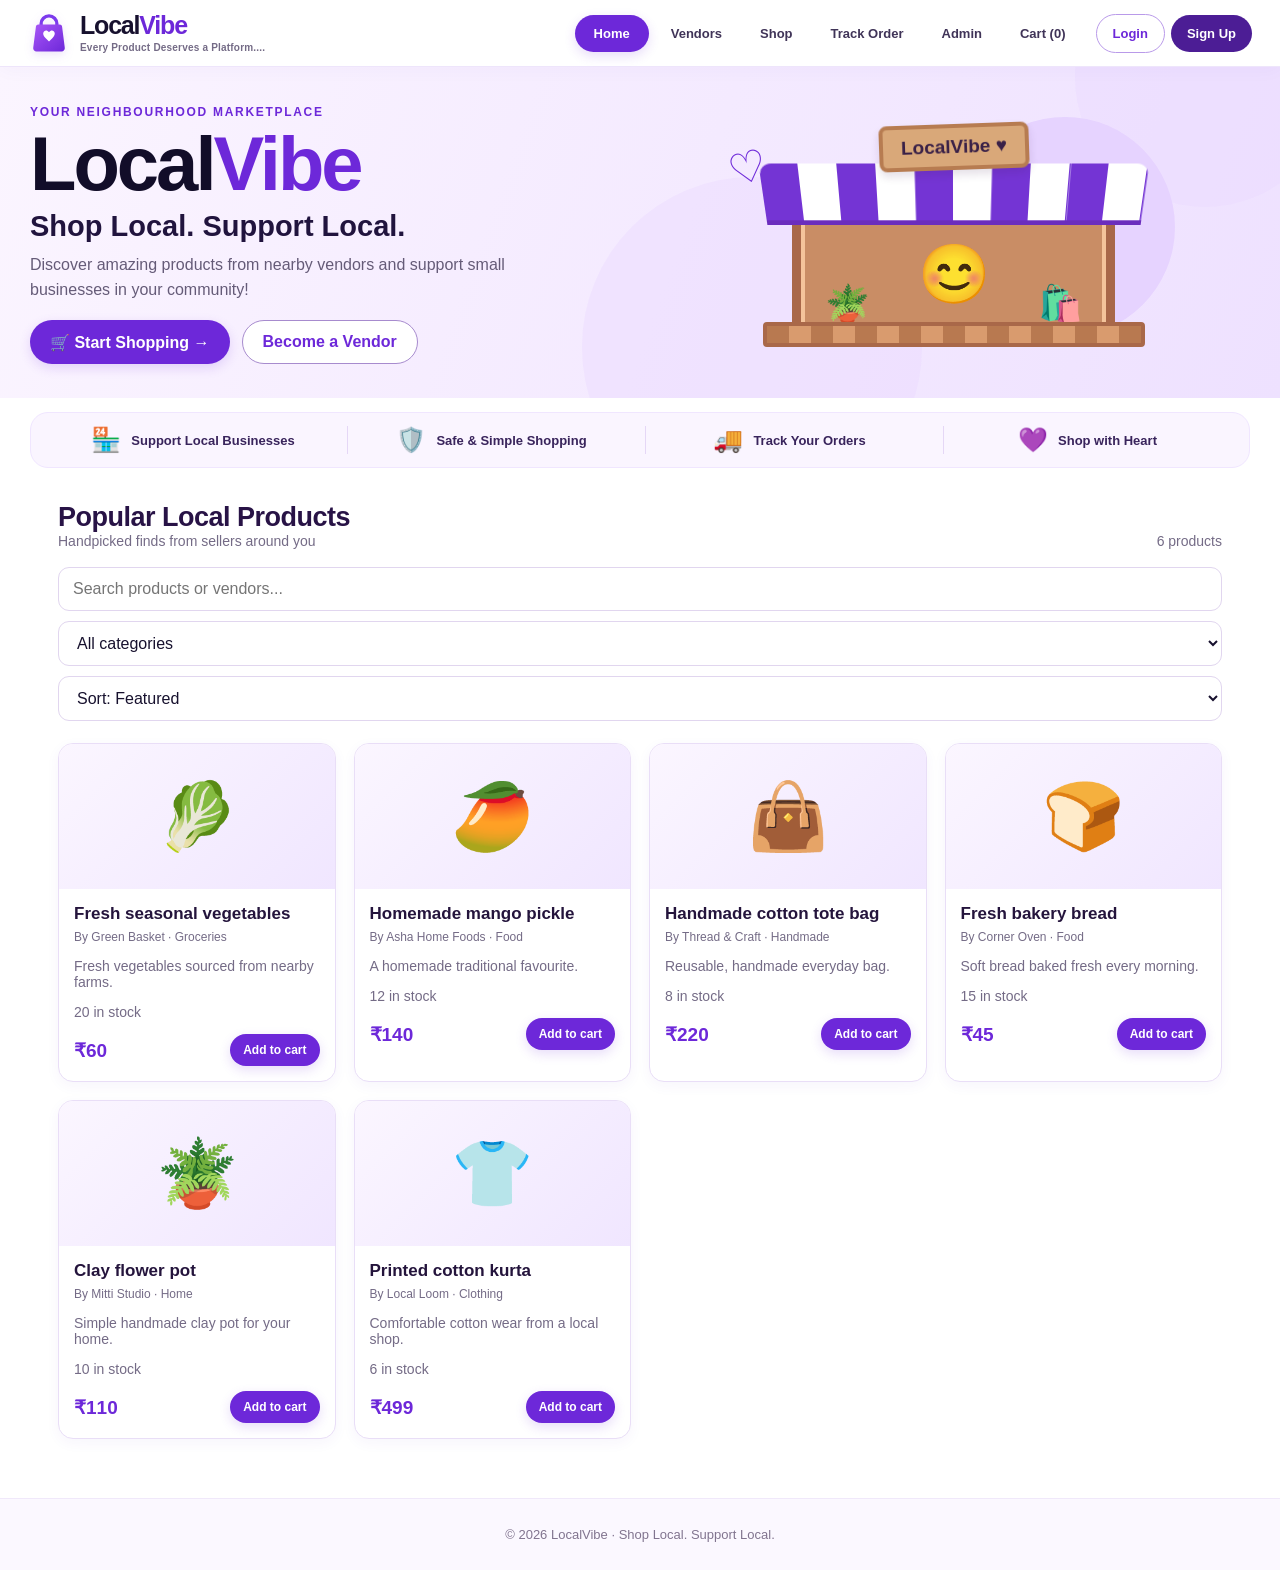
<file: index.html>
<!DOCTYPE html>
<html lang="en">
<head>
  <meta charset="UTF-8" />
  <meta name="viewport" content="width=device-width, initial-scale=1.0" />
  <meta name="description" content="A student marketplace demo connecting local vendors with nearby customers." />
  <title>LocalVibe | Shop Local. Support Local.</title>
    <link rel="stylesheet" href="style.css">
</head>
<body>
<header><div class="nav">
  <div class="brand-lockup">
    <svg class="brand-mark" viewBox="0 0 64 64" role="img" aria-label="LocalVibe shopping bag logo" xmlns="http://www.w3.org/2000/svg">
      <defs><linearGradient id="bagPurple" x1="0" y1="0" x2="1" y2="1"><stop stop-color="#a855f7"/><stop offset="1" stop-color="#6d28d9"/></linearGradient></defs>
      <path d="M20 23v-5a12 12 0 0 1 24 0v5" fill="none" stroke="#7c3aed" stroke-width="5" stroke-linecap="round"/>
      <path d="M12 23a4 4 0 0 1 4-4h32a4 4 0 0 1 4 4l4 31a5 5 0 0 1-5 6H13a5 5 0 0 1-5-6l4-31Z" fill="url(#bagPurple)"/>
      <path d="M32 31c-5-7-14 1-5 9l5 5 5-5c9-8 0-16-5-9Z" fill="#fff"/>
    </svg>
    <div><div class="brand">Local<span>Vibe</span></div><div class="brand-tagline">Every Product Deserves a Platform....</div></div>
  </div>
  <nav class="navlinks" aria-label="Main navigation">
    <button class="active" data-page="home">Home</button><button data-page="vendor">Vendors</button><button data-page="home">Shop</button><button data-page="orders">Track Order</button><button data-page="admin">Admin</button><button data-page="cart">Cart (<span id="cartCount">0</span>)</button><button class="nav-login" onclick="showPage('vendor');setVendorAuthMode('login')">Login</button><button class="nav-signup" onclick="showPage('vendor');setVendorAuthMode('register')">Sign Up</button>
  </nav>
</div></header>
<section class="hero" id="hero"><div class="hero-inner"><div><p class="eyebrow">YOUR NEIGHBOURHOOD MARKETPLACE</p><h1>Local<span class="hero-highlight">Vibe</span></h1><h2 class="hero-subtitle">Shop Local. Support Local.</h2><p>Discover amazing products from nearby vendors and support small businesses in your community!</p><div class="hero-actions"><button class="btn primary" onclick="showPage('home');document.getElementById('products').scrollIntoView({behavior:'smooth'})">🛒 Start Shopping →</button><button class="btn outline" onclick="showPage('vendor');setVendorAuthMode('register')">Become a Vendor</button></div></div><div class="hero-art" aria-label="Local shop illustration"><div class="art-sun"></div><div class="shop-sign">LocalVibe ♥</div><div class="shop-awning"><span></span><span></span><span></span><span></span><span></span></div><div class="shop-window"><div class="shop-plant">🪴</div><div class="shop-owner">😊</div><div class="shop-bag">🛍️</div></div><div class="shop-counter"></div><div class="art-heart">♡</div></div></div></section>
<div class="feature-strip"><div><span>🏪</span><strong>Support Local Businesses</strong></div><div><span>🛡️</span><strong>Safe & Simple Shopping</strong></div><div><span>🚚</span><strong>Track Your Orders</strong></div><div><span>💜</span><strong>Shop with Heart</strong></div></div><main>
  <section id="page-home">
    <div class="section-head"><div><h2 id="products">Popular Local Products</h2><div class="muted">Handpicked finds from sellers around you</div></div><span class="muted" id="resultCount"></span></div>
    <div class="toolbar"><input id="search" placeholder="Search products or vendors..." aria-label="Search products"><select id="category"><option value="All">All categories</option><option>Groceries</option><option>Food</option><option>Clothing</option><option>Handmade</option><option>Home</option></select><select id="sort"><option value="default">Sort: Featured</option><option value="low">Price: Low to high</option><option value="high">Price: High to low</option></select></div>
    <div class="grid" id="productGrid"></div>
  </section>
  <section id="page-vendor" class="hidden">
    <div class="section-head"><div><h2>Vendor portal</h2><div class="muted">Sign in or register to add your products.</div></div></div>
    <div id="vendorAuth" class="panel">
      <div class="auth-tabs"><button id="showVendorLogin" class="active" type="button" onclick="setVendorAuthMode('login')">Vendor sign in</button><button id="showVendorRegister" type="button" onclick="setVendorAuthMode('register')">Create account</button></div>
      <form id="vendorLoginForm" class="form-grid"><div class="full"><label for="loginEmail">Email address</label><input id="loginEmail" type="email" required autocomplete="username" placeholder="vendor@example.com"></div><div class="full"><label for="loginPassword">Password</label><input id="loginPassword" type="password" required autocomplete="current-password" placeholder="Enter your password"></div><div class="full"><button class="btn primary" type="submit">Sign in to vendor account</button></div></form>
      <form id="vendorRegisterForm" class="form-grid hidden"><div><label for="registerName">Vendor / shop name</label><input id="registerName" required maxlength="60" placeholder="e.g. Sharma Fresh Mart"></div><div><label for="registerPhone">Phone number</label><input id="registerPhone" type="tel" required pattern="[0-9+() -]{8,18}" placeholder="Your contact number"></div><div class="full"><label for="registerEmail">Email address</label><input id="registerEmail" type="email" required autocomplete="username" placeholder="vendor@example.com"></div><div class="full"><label for="registerPassword">Create password</label><input id="registerPassword" type="password" minlength="6" required autocomplete="new-password" placeholder="At least 6 characters"></div><div class="full"><button class="btn primary" type="submit">Create vendor account</button></div></form>
      <p class="muted">Student demo: account details are saved only in this browser. Do not use a real or reused password.</p><div id="vendorAuthMessage" class="muted" role="status"></div>
    </div>
    <div id="vendorDashboard" class="hidden"><div class="panel"><div class="vendor-welcome"><div><h3 id="vendorWelcomeTitle">Welcome, vendor</h3><div class="muted">You are signed in.</div></div><button class="btn secondary" type="button" onclick="vendorLogout()">Sign out</button></div></div>
      <div class="panel"><h3>Add a product</h3><form id="productForm" class="form-grid"><div><label for="pName">Product name</label><input id="pName" required maxlength="80" placeholder="e.g. Fresh tomatoes"></div><div><label for="pPrice">Price (₹)</label><input id="pPrice" type="number" min="1" step="1" required placeholder="80"></div><div><label for="pCategory">Category</label><select id="pCategory"><option>Groceries</option><option>Food</option><option>Clothing</option><option>Handmade</option><option>Home</option></select></div><div><label for="pStock">Available stock</label><input id="pStock" type="number" min="0" value="10" required></div><div><label for="pEmoji">Product icon (emoji)</label><input id="pEmoji" maxlength="4" placeholder="🍅"></div><div class="full"><label for="pDescription">Product description</label><textarea id="pDescription" maxlength="300" placeholder="Describe your product..."></textarea></div><div class="full"><button class="btn primary" type="submit">Register product for sale</button></div></form></div>
      <div class="panel"><h3>Your listed products</h3><div id="vendorProducts"></div></div></div>
  </section>
  <section id="page-cart" class="hidden"><div class="section-head"><div><h2>Your shopping cart</h2><div class="muted">Review your items before checkout</div></div></div><div class="panel" id="cartContents"></div></section>
  <section id="page-orders" class="hidden"><div class="section-head"><div><h2>My orders</h2><div class="muted">Your demo order history</div></div></div><div class="panel" id="orderContents"></div></section>
  <section id="page-admin" class="hidden"><div class="section-head"><div><h2>Admin dashboard</h2><div class="muted">A quick overview of marketplace activity</div></div></div><div class="stats" id="adminStats"></div><div class="panel"><h3>Recent orders</h3><div id="adminOrders"></div></div><div class="notice">For a real deployment, admin access must be protected with authentication and server-side permissions. This classroom demo is not connected to a live payment gateway.</div></section>
</main>
<footer>© 2026 LocalVibe · Shop Local. Support Local.</footer>
  <script src="script.js?v=802d0a69"></script>
</body>
</html>
</file>
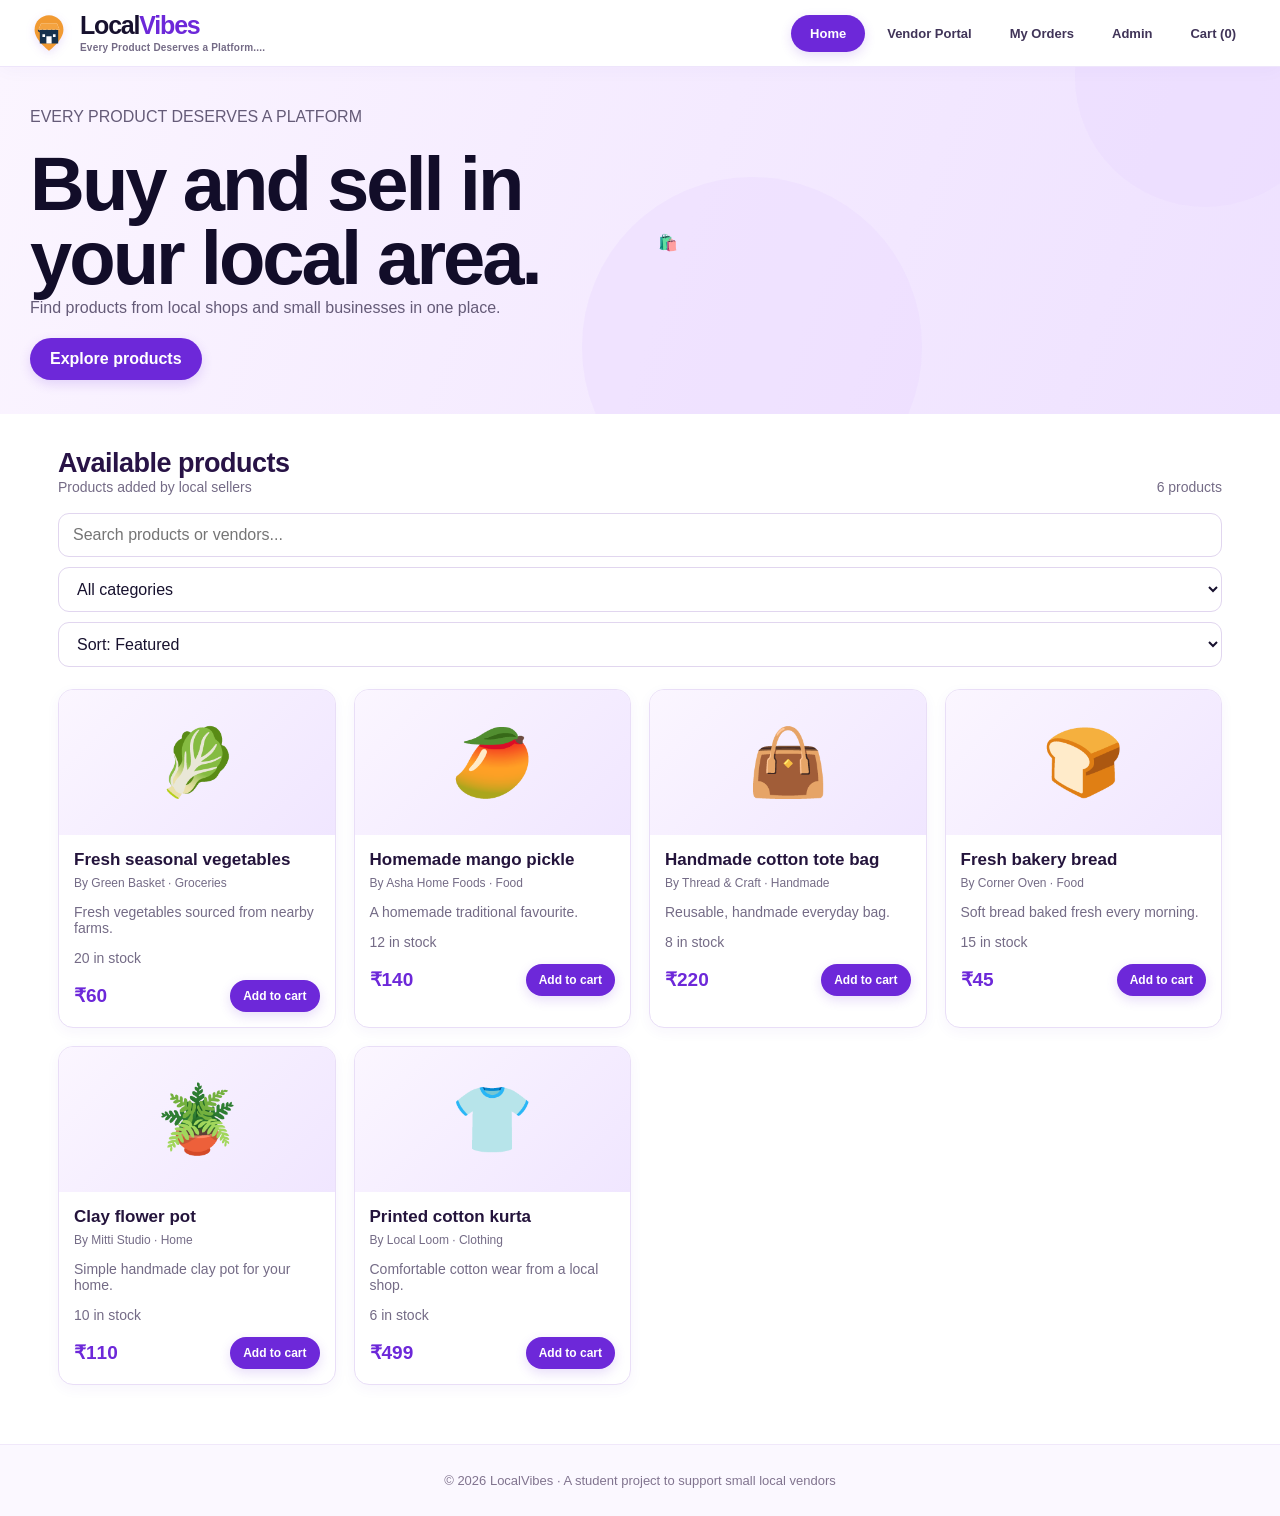
<file: MarketPlace.html>
<!DOCTYPE html>
<html lang="en">
<head>
  <meta charset="UTF-8" />
  <meta name="viewport" content="width=device-width, initial-scale=1.0" />
  <meta name="description" content="A student marketplace demo connecting local vendors with nearby customers." />
  <title>LocalVibes | Local Market Online Store</title>
    <link rel="stylesheet" href="style.css">
</head>
<body>
<header><div class="nav">
  <div class="brand-lockup">
    <svg class="brand-mark" viewBox="0 0 64 64" role="img" aria-label="LocalVibes local shop logo" xmlns="http://www.w3.org/2000/svg">
      <path d="M32 5C19.8 5 10 14.8 10 27c0 16 22 32 22 32s22-16 22-32C54 14.8 44.2 5 32 5Z" fill="#f19a32"/>
      <path d="M18 27h28v21H18z" rx="2" fill="#17324d"/>
      <path d="M16 27 20 17h24l4 10H16Z" fill="#fff"/>
      <path d="M20 17h24l4 10H16l4-10Z" fill="#f4a340"/>
      <path d="M16 27c0 4 6 4 6 0 0 4 7 4 7 0 0 4 7 4 7 0 0 4 6 4 6 0" fill="none" stroke="#17324d" stroke-width="2"/>
      <path d="M28 37h8v11h-8z" fill="#fff"/>
      <path d="M22 34h4v4h-4zM38 34h4v4h-4z" fill="#fff"/>
    </svg>
    <div><div class="brand">Local<span>Vibes</span></div><div class="brand-tagline">Every Product Deserves a Platform....</div></div>
  </div>
  <nav class="navlinks" aria-label="Main navigation">
    <button class="active" data-page="home">Home</button><button data-page="vendor">Vendor Portal</button><button data-page="orders">My Orders</button><button data-page="admin">Admin</button><button data-page="cart">Cart (<span id="cartCount">0</span>)</button>
  </nav>
</div></header>
<section class="hero" id="hero"><div class="hero-inner"><div><p class="muted">EVERY PRODUCT DESERVES A PLATFORM</p><h1>Buy and sell in your local area.</h1><p>Find products from local shops and small businesses in one place.</p><button class="btn primary" onclick="showPage('home');document.getElementById('products').scrollIntoView({behavior:'smooth'})">Explore products</button></div><div class="hero-bubble" aria-hidden="true">🛍️</div></div></section>
<main>
  <section id="page-home">
    <div class="section-head"><div><h2 id="products">Available products</h2><div class="muted">Products added by local sellers</div></div><span class="muted" id="resultCount"></span></div>
    <div class="toolbar"><input id="search" placeholder="Search products or vendors..." aria-label="Search products"><select id="category"><option value="All">All categories</option><option>Groceries</option><option>Food</option><option>Clothing</option><option>Handmade</option><option>Home</option></select><select id="sort"><option value="default">Sort: Featured</option><option value="low">Price: Low to high</option><option value="high">Price: High to low</option></select></div>
    <div class="grid" id="productGrid"></div>
  </section>
  <section id="page-vendor" class="hidden">
    <div class="section-head"><div><h2>Vendor portal</h2><div class="muted">Sign in or register to add your products.</div></div></div>
    <div id="vendorAuth" class="panel">
      <div class="auth-tabs"><button id="showVendorLogin" class="active" type="button" onclick="setVendorAuthMode('login')">Vendor sign in</button><button id="showVendorRegister" type="button" onclick="setVendorAuthMode('register')">Create account</button></div>
      <form id="vendorLoginForm" class="form-grid"><div class="full"><label for="loginEmail">Email address</label><input id="loginEmail" type="email" required autocomplete="username" placeholder="vendor@example.com"></div><div class="full"><label for="loginPassword">Password</label><input id="loginPassword" type="password" required autocomplete="current-password" placeholder="Enter your password"></div><div class="full"><button class="btn primary" type="submit">Sign in to vendor account</button></div></form>
      <form id="vendorRegisterForm" class="form-grid hidden"><div><label for="registerName">Vendor / shop name</label><input id="registerName" required maxlength="60" placeholder="e.g. Sharma Fresh Mart"></div><div><label for="registerPhone">Phone number</label><input id="registerPhone" type="tel" required pattern="[0-9+() -]{8,18}" placeholder="Your contact number"></div><div class="full"><label for="registerEmail">Email address</label><input id="registerEmail" type="email" required autocomplete="username" placeholder="vendor@example.com"></div><div class="full"><label for="registerPassword">Create password</label><input id="registerPassword" type="password" minlength="6" required autocomplete="new-password" placeholder="At least 6 characters"></div><div class="full"><button class="btn primary" type="submit">Create vendor account</button></div></form>
      <p class="muted">Student demo: account details are saved only in this browser. Do not use a real or reused password.</p><div id="vendorAuthMessage" class="muted" role="status"></div>
    </div>
    <div id="vendorDashboard" class="hidden"><div class="panel"><div class="vendor-welcome"><div><h3 id="vendorWelcomeTitle">Welcome, vendor</h3><div class="muted">You are signed in.</div></div><button class="btn secondary" type="button" onclick="vendorLogout()">Sign out</button></div></div>
      <div class="panel"><h3>Add a product</h3><form id="productForm" class="form-grid"><div><label for="pName">Product name</label><input id="pName" required maxlength="80" placeholder="e.g. Fresh tomatoes"></div><div><label for="pPrice">Price (₹)</label><input id="pPrice" type="number" min="1" step="1" required placeholder="80"></div><div><label for="pCategory">Category</label><select id="pCategory"><option>Groceries</option><option>Food</option><option>Clothing</option><option>Handmade</option><option>Home</option></select></div><div><label for="pStock">Available stock</label><input id="pStock" type="number" min="0" value="10" required></div><div><label for="pEmoji">Product icon (emoji)</label><input id="pEmoji" maxlength="4" placeholder="🍅"></div><div class="full"><label for="pDescription">Product description</label><textarea id="pDescription" maxlength="300" placeholder="Describe your product..."></textarea></div><div class="full"><button class="btn primary" type="submit">Register product for sale</button></div></form></div>
      <div class="panel"><h3>Your listed products</h3><div id="vendorProducts"></div></div></div>
  </section>
  <section id="page-cart" class="hidden"><div class="section-head"><div><h2>Your shopping cart</h2><div class="muted">Review your items before checkout</div></div></div><div class="panel" id="cartContents"></div></section>
  <section id="page-orders" class="hidden"><div class="section-head"><div><h2>My orders</h2><div class="muted">Your demo order history</div></div></div><div class="panel" id="orderContents"></div></section>
  <section id="page-admin" class="hidden"><div class="section-head"><div><h2>Admin dashboard</h2><div class="muted">A quick overview of marketplace activity</div></div></div><div class="stats" id="adminStats"></div><div class="panel"><h3>Recent orders</h3><div id="adminOrders"></div></div><div class="notice">For a real deployment, admin access must be protected with authentication and server-side permissions. This classroom demo is not connected to a live payment gateway.</div></section>
</main>
<footer>© 2026 LocalVibes · A student project to support small local vendors</footer>
  <script src="script.js"></script>
</body>
</html>
</file>
<file: style.css>
:root{--purple:#6d28d9;--purple-dark:#4c1d95;--purple-mid:#8b5cf6;--lavender:#f4edff;--lavender-2:#fbf8ff;--ink:#17112e;--muted:#746b86;--line:#e8def7;--white:#fff;--pink:#f3dfff}
*{box-sizing:border-box}
html{scroll-behavior:smooth}
body{margin:0;font-family:Arial,Helvetica,sans-serif;background:#fff;color:var(--ink)}
button,input,select,textarea{font:inherit}
button{cursor:pointer}
header{background:rgba(255,255,255,.96);border-bottom:1px solid #eee5fb;position:sticky;top:0;z-index:10;box-shadow:0 3px 18px #4c1d9508}
.nav{max-width:1280px;margin:auto;padding:12px 28px;display:flex;align-items:center;justify-content:space-between;gap:18px;flex-wrap:wrap}
.brand-lockup{display:flex;align-items:center;gap:10px;min-width:185px}.brand-mark{width:42px;height:42px;flex:none;filter:drop-shadow(0 3px 5px #6d28d922)}
.brand{font-size:25px;font-weight:850;color:#17112e;letter-spacing:-1.2px;line-height:1}.brand span{color:var(--purple)}
.brand-tagline{font-size:10px;letter-spacing:.2px;color:var(--muted);margin-top:4px;font-weight:600}
.navlinks{display:flex;align-items:center;gap:6px;flex-wrap:wrap}.navlinks button,.btn{border:0;border-radius:999px;padding:11px 16px;font-weight:700;transition:transform .18s,background .18s,box-shadow .18s}
.navlinks button{background:transparent;color:#403458;font-size:13px}.navlinks button:hover{background:var(--lavender);color:var(--purple)}.navlinks button.active,.btn.primary,.small-btn{background:var(--purple);color:white;box-shadow:0 4px 12px #6d28d92a}.navlinks button.active{padding-inline:19px}.navlinks .nav-login{border:1px solid #b99ae9;color:var(--purple);margin-left:8px}.navlinks .nav-signup{background:var(--purple-dark);color:white}
.hero{position:relative;overflow:hidden;background:linear-gradient(110deg,#fbf5ff 0%,#f4eaff 53%,#eee1ff 100%);padding:38px 28px 34px;min-height:330px}
.hero:before,.hero:after{content:"";position:absolute;border-radius:50%;background:#e8d7ff66;pointer-events:none}.hero:before{width:340px;height:340px;right:28%;top:110px}.hero:after{width:260px;height:260px;right:-55px;top:-120px}
.hero-inner{max-width:1220px;margin:auto;display:grid;grid-template-columns:1fr 1fr;align-items:center;gap:35px;position:relative;z-index:1;min-height:255px}
.eyebrow{font-size:12px;font-weight:800;letter-spacing:1.7px;color:var(--purple);margin:0 0 8px}
.hero h1{font-size:clamp(48px,7vw,76px);line-height:.98;letter-spacing:-3px;margin:0;color:#120d29}.hero-highlight{color:var(--purple)}
.hero-subtitle{font-size:clamp(22px,3vw,29px);margin:9px 0 10px;font-weight:800;color:#21143e}
.hero-inner>div:first-child>p:not(.eyebrow){color:#655b78;line-height:1.55;max-width:480px;font-size:16px;margin:0 0 17px}
.hero-actions{display:flex;gap:12px;flex-wrap:wrap}.btn{padding:12px 20px}.btn:hover,.small-btn:hover{transform:translateY(-2px);box-shadow:0 7px 17px #6d28d933}.btn.outline{background:#fff;color:var(--purple);border:1px solid #a78bce;box-shadow:none}
.hero-art{height:245px;max-width:490px;width:100%;justify-self:center;position:relative;display:flex;align-items:flex-end;justify-content:center}
.art-sun{position:absolute;width:220px;height:220px;border-radius:50%;background:#e6d3ff;right:24px;top:5px}
.shop-sign{position:absolute;z-index:3;top:12px;left:50%;transform:translateX(-50%) rotate(-2deg);background:#d9a879;border:4px solid #b77c51;border-radius:8px;padding:8px 18px;color:#392047;font-weight:900;font-size:19px;box-shadow:0 5px 9px #3a1a4c22;white-space:nowrap}
.shop-awning{position:absolute;z-index:2;top:52px;left:11%;width:78%;height:62px;display:flex;overflow:hidden;border-radius:12px 12px 0 0;background:repeating-linear-gradient(90deg,#7434d4 0 38px,#fff 38px 76px);border-bottom:5px solid #6b2dbd;transform:perspective(160px) rotateX(-7deg)}
.shop-awning span{flex:1;border-right:1px solid #ffffff55}.shop-window{position:absolute;bottom:20px;left:17%;width:66%;height:135px;background:#c98d65;border:9px solid #a96849;border-bottom:0;display:flex;align-items:center;justify-content:space-around;box-shadow:inset 0 0 0 4px #f4c49b}
.shop-owner{font-size:58px;align-self:center}.shop-plant,.shop-bag{font-size:36px;align-self:flex-end;margin-bottom:12px}.shop-counter{position:absolute;bottom:10px;width:78%;height:25px;background:repeating-linear-gradient(90deg,#b87950 0 22px,#d99b6e 22px 44px);border:4px solid #a96849;border-radius:4px}
.art-heart{position:absolute;left:4%;top:30px;color:var(--purple);font-size:43px;transform:rotate(-15deg)}
.feature-strip{max-width:1220px;margin:14px auto 0;padding:13px 18px;background:#faf5ff;border:1px solid #f0e6ff;border-radius:18px;display:grid;grid-template-columns:repeat(4,1fr);gap:10px}
.feature-strip>div{display:flex;align-items:center;justify-content:center;gap:10px;color:#39245c;font-size:13px}.feature-strip>div+div{border-left:1px solid #e5d7f6}.feature-strip span{font-size:24px}
main{max-width:1220px;margin:34px auto;padding:0 28px 25px}
.section-head{display:flex;align-items:end;justify-content:space-between;gap:15px;flex-wrap:wrap;margin-bottom:18px}.section-head h2{margin:0;font-size:27px;color:#281346;letter-spacing:-.5px}.muted{color:var(--muted);font-size:14px}
.toolbar{display:flex;gap:10px;flex-wrap:wrap;margin:18px 0 22px}.toolbar input,.toolbar select,input,textarea,select{font:inherit;border:1px solid #e1d6ef;border-radius:11px;padding:12px 14px;background:white;min-width:0;color:var(--ink);outline:none}.toolbar input:focus,input:focus,textarea:focus,select:focus{border-color:#9b6be5;box-shadow:0 0 0 3px #8b5cf61b}.toolbar input{flex:1;min-width:210px}.toolbar select{min-width:180px}
.grid{display:grid;grid-template-columns:repeat(auto-fit,minmax(220px,1fr));gap:18px}.product{background:#fff;border:1px solid #e9def7;border-radius:15px;overflow:hidden;transition:.2s;box-shadow:0 4px 14px #5b21b90c}.product:hover{transform:translateY(-4px);box-shadow:0 12px 24px #5b21b91a}.product-art{height:145px;display:grid;place-items:center;font-size:66px;background:linear-gradient(135deg,#fbf6ff,#f0e6ff)}.product-body{padding:15px}.product h3{margin:0 0 6px;font-size:17px;color:#24143c}.product .vendor{font-size:12px;color:var(--muted)}.price-row{display:flex;justify-content:space-between;align-items:center;gap:8px;margin-top:14px}.price{font-weight:850;color:var(--purple);font-size:19px}.small-btn{border:0;border-radius:999px;padding:9px 13px;cursor:pointer;font-weight:700;font-size:12px}
.panel{background:#fff;border:1px solid #e9def7;border-radius:16px;padding:22px;margin:20px 0;box-shadow:0 5px 18px #5b21b908}.panel h2,.panel h3{margin-top:0;color:#281346}.form-grid{display:grid;grid-template-columns:repeat(2,minmax(0,1fr));gap:13px}.form-grid .full{grid-column:1/-1}label{font-size:13px;font-weight:700;color:#514365;display:block;margin-bottom:6px}input,textarea,select{width:100%}textarea{min-height:90px;resize:vertical}.hidden{display:none!important}
.cart-row,.order-row{display:flex;justify-content:space-between;gap:12px;align-items:center;padding:13px 0;border-bottom:1px solid #eee6f7}.qty{display:flex;align-items:center;gap:8px}.qty button{border:1px solid #e5d9f2;background:#fff;border-radius:8px;padding:5px 10px;cursor:pointer;color:var(--purple)}.total{font-size:21px;font-weight:850;text-align:right;margin:18px 0;color:var(--purple)}
.auth-tabs{display:flex;gap:8px;margin-bottom:18px}.auth-tabs button{border:1px solid #e4d8f2;background:#fff;color:#4a3567;border-radius:999px;padding:10px 16px;font-weight:700;cursor:pointer}.auth-tabs button.active{background:var(--purple);color:#fff;border-color:var(--purple)}
.vendor-welcome{display:flex;justify-content:space-between;align-items:center;gap:12px;flex-wrap:wrap}.notice{padding:13px;border-radius:11px;background:#fff7e9;color:#80511b;font-size:13px;line-height:1.5}.stats{display:grid;grid-template-columns:repeat(auto-fit,minmax(150px,1fr));gap:12px}.stat{background:#f5edff;border:1px solid #eadcff;border-radius:13px;padding:16px}.stat strong{display:block;font-size:25px;color:var(--purple)}
footer{text-align:center;padding:28px;color:#81748f;font-size:13px;background:#fbf8ff;border-top:1px solid #f0e8fa;margin-top:25px}
@media(max-width:850px){.nav{justify-content:center}.hero-inner{grid-template-columns:1fr 1fr}.feature-strip{margin-inline:15px}.feature-strip>div{font-size:11px}.navlinks{justify-content:center}}
@media(max-width:650px){.nav{padding:12px 15px}.brand-lockup{justify-content:center}.navlinks{gap:3px}.navlinks button{padding:9px 10px;font-size:12px}.navlinks .nav-login{margin-left:0}.hero{padding:30px 20px}.hero-inner{display:flex;flex-direction:column;align-items:flex-start;gap:14px}.hero-art{height:210px;max-width:420px;align-self:center}.hero h1{font-size:54px}.feature-strip{grid-template-columns:repeat(2,1fr);padding:12px}.feature-strip>div{justify-content:flex-start;padding:6px}.feature-strip>div+div{border-left:0}.feature-strip>div:nth-child(even){border-left:1px solid #e5d7f6;padding-left:14px}main{padding:0 16px;margin-top:25px}.form-grid{grid-template-columns:1fr}.form-grid .full{grid-column:auto}.cart-row,.order-row{align-items:flex-start;flex-wrap:wrap}.toolbar select{flex:1;min-width:130px}}
</file>
